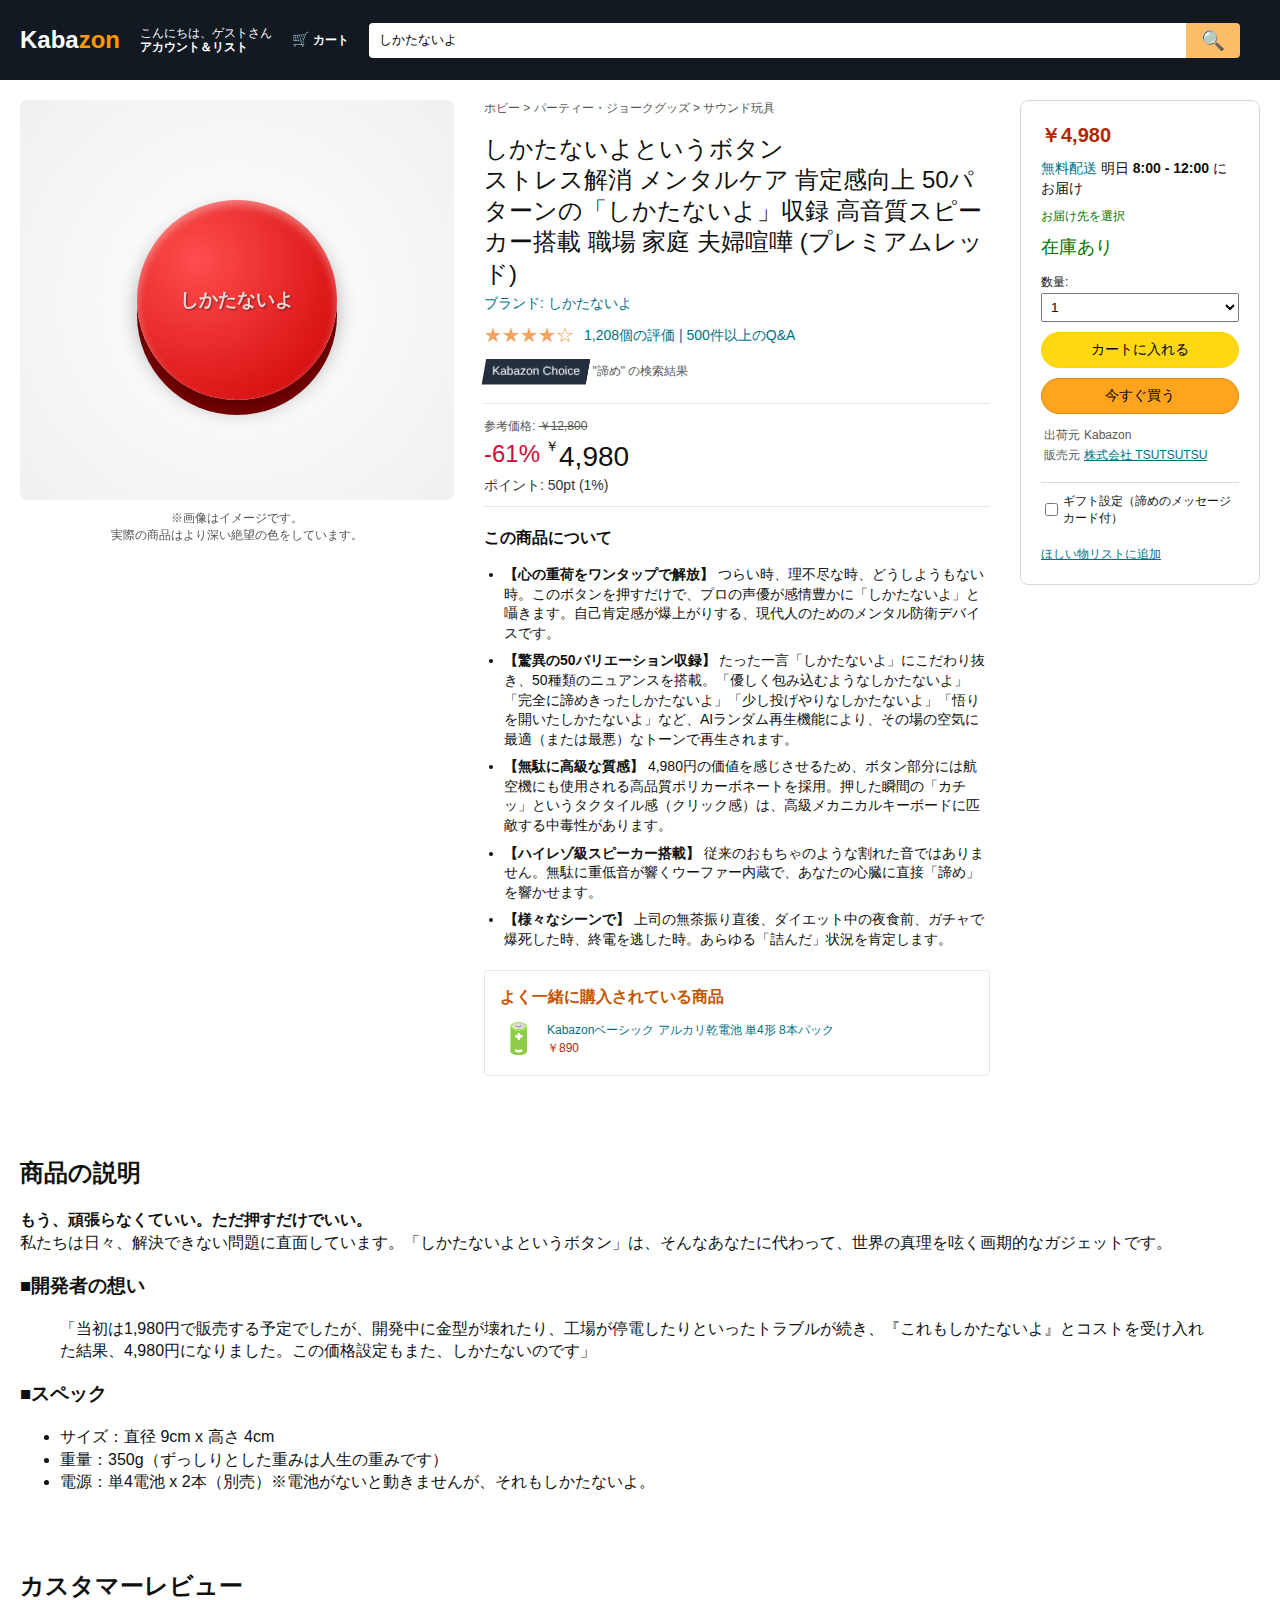
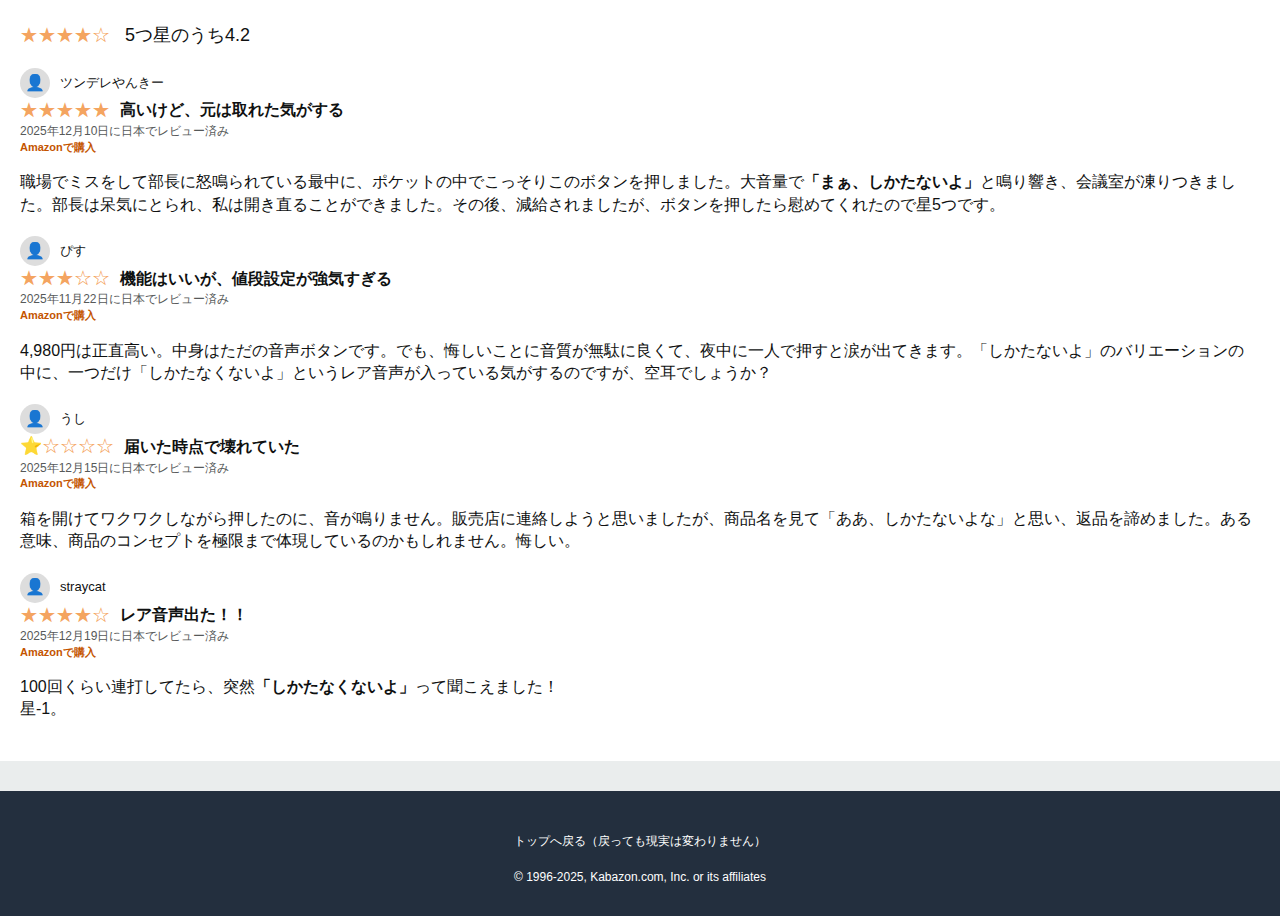
<file: index.html>
<!DOCTYPE html>
<html lang="ja">
<head>
    <meta charset="UTF-8">
    <meta name="viewport" content="width=device-width, initial-scale=1.0">
    <title>Kabazon | しかたないよというボタン</title>
    <link rel="icon" href="Gemini_Generated_Image_1l8ak01l8ak01l8a.jpg" type="image/jpeg">
    
    <style>
        :root {
            --bg-color: #ffffff;
            --text-color: #0F1111;
            --link-color: #007185;
            --price-color: #B12704;
            --star-color: #F4A460;
            --button-primary: #ffd814;
            --button-primary-hover: #f7ca00;
            --button-secondary: #ffa41c;
            --header-bg: #131921;
            --header-text: #ffffff;
        }

        body {
            font-family: "Amazon Ember", Arial, sans-serif;
            margin: 0;
            padding: 0;
            background-color: #eaeded;
            color: var(--text-color);
            line-height: 1.4;
        }

        /* ヘッダー */
        header {
            background-color: var(--header-bg);
            color: var(--header-text);
            padding: 10px 20px;
            display: flex;
            align-items: center;
            flex-wrap: wrap;
            min-height: 60px;
        }
        .logo {
            font-size: 24px;
            font-weight: bold;
            margin-right: 20px;
            cursor: pointer;
            white-space: nowrap;
        }
        .logo span { color: #f90; }
        
        .search-bar {
            flex-grow: 1;
            display: flex;
            margin: 0 20px;
        }
        .search-input {
            width: 100%;
            padding: 10px;
            border-radius: 4px 0 0 4px;
            border: none;
            outline: none;
        }
        .search-btn {
            background-color: #febd69;
            border: none;
            padding: 0 15px;
            border-radius: 0 4px 4px 0;
            cursor: pointer;
            font-weight: bold;
            font-size: 1.2rem;
        }

        .header-nav {
            display: flex;
            align-items: center;
            font-size: 12px;
            white-space: nowrap;
        }
        .cart-icon {
            margin-left: 20px;
            font-weight: bold;
            font-size: 14px;
        }

        /* メインコンテンツ */
        .container {
            max-width: 1500px;
            margin: 0 auto;
            background-color: #fff;
            padding: 20px;
            display: flex;
            gap: 30px;
            box-sizing: border-box;
        }

        /* 左カラム：画像エリア */
        .left-col {
            flex: 0 0 35%;
            display: flex;
            flex-direction: column;
            align-items: center;
            position: sticky;
            top: 20px;
            align-self: flex-start;
        }
        .product-image-placeholder {
            width: 100%;
            height: 400px;
            display: flex;
            justify-content: center;
            align-items: center;
            background: radial-gradient(circle, #fff, #f0f0f0);
            border-radius: 8px;
        }
        
        /* CSSで描く「しかたないよボタン」 */
        .the-button {
            width: 200px;
            height: 200px;
            background: radial-gradient(circle at 30% 30%, #ff4d4d, #cc0000);
            border-radius: 50%;
            box-shadow: 
                0 10px 20px rgba(0,0,0,0.3),
                inset 0 5px 10px rgba(255,255,255,0.4),
                0 15px 0 #800000;
            display: flex;
            justify-content: center;
            align-items: center;
            position: relative;
            cursor: pointer;
            transition: transform 0.1s, box-shadow 0.1s;
            user-select: none;
            -webkit-tap-highlight-color: transparent;
        }
        
        .the-button.active-anim {
            animation: pushButton 0.2s ease-out forwards;
        }

        @keyframes pushButton {
            0% { transform: translateY(0); box-shadow: 0 15px 0 #800000, 0 10px 20px rgba(0,0,0,0.3); }
            50% { transform: translateY(15px); box-shadow: 0 0 0 #800000, 0 0 5px rgba(0,0,0,0.3); }
            100% { transform: translateY(0); box-shadow: 0 15px 0 #800000, 0 10px 20px rgba(0,0,0,0.3); }
        }

        .the-button:active {
            transform: translateY(15px);
            box-shadow: 
                0 5px 10px rgba(0,0,0,0.3),
                inset 0 5px 10px rgba(255,255,255,0.4),
                0 0 0 #800000;
        }

        .button-text {
            color: rgba(255,255,255,0.8);
            font-weight: bold;
            font-size: 1.2rem;
            text-align: center;
            text-shadow: 1px 1px 2px rgba(0,0,0,0.5);
            pointer-events: none;
        }

        /* 中央カラム：商品情報 */
        .center-col {
            flex: 1;
            min-width: 0;
        }
        .breadcrumb {
            font-size: 12px;
            color: #565959;
            margin-bottom: 10px;
            word-wrap: break-word;
        }
        h1 {
            font-size: 24px;
            font-weight: 500;
            margin-bottom: 5px;
            line-height: 1.3;
        }
        .brand-link {
            color: var(--link-color);
            text-decoration: none;
            font-size: 14px;
        }
        .rating {
            display: flex;
            align-items: center;
            margin: 10px 0;
            font-size: 14px;
            flex-wrap: wrap;
        }
        .stars { color: var(--star-color); font-size: 18px; margin-right: 5px;}
        .rating-count { color: var(--link-color); margin-left: 5px; }

        .price-block {
            border-top: 1px solid #e7e7e7;
            border-bottom: 1px solid #e7e7e7;
            padding: 10px 0;
            margin: 10px 0;
        }
        .price-symbol { font-size: 14px; vertical-align: top; }
        .price-whole { font-size: 28px; font-weight: 500; }
        .price-fraction { font-size: 14px; vertical-align: top; }
        .points-info { font-size: 14px; color: #333; }

        .about-item {
            margin-top: 20px;
        }
        .about-item h3 {
            font-size: 16px;
            margin-bottom: 10px;
        }
        .about-item ul {
            padding-left: 20px;
        }
        .about-item li {
            margin-bottom: 8px;
            font-size: 14px;
        }

        /* 右カラム：購入ボックス */
        .right-col {
            flex: 0 0 240px;
        }
        .buy-box {
            border: 1px solid #d5d9d9;
            border-radius: 8px;
            padding: 20px;
            background-color: #fff;
        }
        .price-large {
            color: var(--price-color);
            font-size: 20px;
            font-weight: bold;
        }
        .delivery-info {
            font-size: 14px;
            margin: 10px 0;
        }
        .stock-status {
            color: #007600;
            font-size: 18px;
            font-weight: 500;
            margin-bottom: 10px;
        }
        .btn-add-cart, .btn-buy-now {
            display: block;
            width: 100%;
            padding: 8px;
            margin-bottom: 10px;
            border-radius: 20px;
            border: 1px solid;
            cursor: pointer;
            font-size: 14px;
            text-align: center;
        }
        .btn-add-cart {
            background-color: var(--button-primary);
            border-color: #fcd200;
        }
        .btn-add-cart:hover { background-color: var(--button-primary-hover); }
        .btn-buy-now {
            background-color: var(--button-secondary);
            border-color: #d58e12;
        }
        .seller-info {
            font-size: 12px;
            color: #565959;
            margin-top: 10px;
        }

        /* コンテンツセクション */
        .content-section {
            background-color: #fff;
            padding: 20px;
            margin-top: 20px;
            border-top: 1px solid #e7e7e7;
        }
        .review-card {
            margin-bottom: 20px;
        }
        .review-title { font-weight: bold; }
        .review-date { font-size: 12px; color: #565959; }
        .verified-purchase { color: #c45500; font-size: 11px; font-weight: bold; }
        
        .choice-badge {
            background-color: #232f3e;
            color: #fff;
            padding: 4px 8px;
            font-size: 12px;
            display: inline-block;
            transform: skew(-10deg);
            margin-bottom: 10px;
        }
        .choice-text { display: inline-block; transform: skew(10deg); }

        .frequently-bought {
            margin: 20px 0;
            padding: 15px;
            border: 1px solid #e7e7e7;
            border-radius: 4px;
        }

        @media (max-width: 768px) {
            header { padding: 10px; }
            .search-bar { order: 3; width: 100%; margin: 10px 0 0 0; }
            .logo { flex-grow: 1; }
            .header-nav { justify-content: flex-end; }
            .container { flex-direction: column; padding: 15px; gap: 15px; }
            .left-col, .right-col, .center-col { flex: auto; width: 100%; position: static; }
            .product-image-placeholder { height: 300px; }
            h1 { font-size: 20px; }
            .price-whole { font-size: 24px; }
            .review-card { padding-bottom: 15px; border-bottom: 1px solid #eee; }
        }
    </style>
</head>
<body>

<header>
    <div class="logo">Kaba<span>zon</span></div>
    
    <div class="header-nav">
        <div style="font-size: 12px; line-height: 1.2;">
            <div>こんにちは、ゲストさん</div>
            <strong>アカウント＆リスト</strong>
        </div>
        <div class="cart-icon">
            🛒 <span style="font-size:12px;">カート</span>
        </div>
    </div>

    <div class="search-bar">
        <input type="text" class="search-input" value="しかたないよ" placeholder="検索">
        <button class="search-btn">🔍</button>
    </div>
</header>

<div class="container">
    <div class="left-col">
        <div class="product-image-placeholder">
            <div id="shikatanaiyo-btn" class="the-button" title="クリックして諦めよう">
                <div class="button-text">しかたないよ</div>
            </div>
        </div>
        <p style="font-size:12px; color:#555; text-align:center; margin-top:10px;">※画像はイメージです。<br>実際の商品はより深い絶望の色をしています。</p>
    </div>

    <div class="center-col">
        <div class="breadcrumb">ホビー > パーティー・ジョークグッズ > サウンド玩具</div>
        
        <h1>しかたないよというボタン<br> ストレス解消 メンタルケア 肯定感向上 50パターンの「しかたないよ」収録 高音質スピーカー搭載 職場 家庭 夫婦喧嘩 (プレミアムレッド)</h1>
        
        <div class="brand-link">ブランド: しかたないよ</div>
        
        <div class="rating">
            <span class="stars">★★★★☆</span>
            <span class="rating-count">1,208個の評価 | 500件以上のQ&A</span>
        </div>
        
        <div class="choice-badge">
            <span class="choice-text">Kabazon Choice</span>
        </div>
        <span style="font-size:12px; color:#565959;">"諦め" の検索結果</span>

        <div class="price-block">
            <span style="font-size:12px; color:#565959;">参考価格: <s>￥12,800</s></span><br>
            <div style="display:flex; align-items:flex-start;">
                <span style="color:#cc0c39; font-size:24px; margin-right:5px;">-61%</span>
                <sup class="price-symbol">￥</sup>
                <span class="price-whole">4,980</span>
                <span class="price-fraction"></span>
            </div>
            <div class="points-info">ポイント: 50pt (1%)</div>
        </div>

        <div class="about-item">
            <h3>この商品について</h3>
            <ul>
                <li><strong>【心の重荷をワンタップで解放】</strong> つらい時、理不尽な時、どうしようもない時。このボタンを押すだけで、プロの声優が感情豊かに「しかたないよ」と囁きます。自己肯定感が爆上がりする、現代人のためのメンタル防衛デバイスです。</li>
                <li><strong>【驚異の50バリエーション収録】</strong> たった一言「しかたないよ」にこだわり抜き、50種類のニュアンスを搭載。「優しく包み込むようなしかたないよ」「完全に諦めきったしかたないよ」「少し投げやりなしかたないよ」「悟りを開いたしかたないよ」など、AIランダム再生機能により、その場の空気に最適（または最悪）なトーンで再生されます。</li>
                <li><strong>【無駄に高級な質感】</strong> 4,980円の価値を感じさせるため、ボタン部分には航空機にも使用される高品質ポリカーボネートを採用。押した瞬間の「カチッ」というタクタイル感（クリック感）は、高級メカニカルキーボードに匹敵する中毒性があります。</li>
                <li><strong>【ハイレゾ級スピーカー搭載】</strong> 従来のおもちゃのような割れた音ではありません。無駄に重低音が響くウーファー内蔵で、あなたの心臓に直接「諦め」を響かせます。</li>
                <li><strong>【様々なシーンで】</strong> 上司の無茶振り直後、ダイエット中の夜食前、ガチャで爆死した時、終電を逃した時。あらゆる「詰んだ」状況を肯定します。</li>
            </ul>
        </div>

        <div class="frequently-bought">
            <strong style="color:#c45500;">よく一緒に購入されている商品</strong>
            <div style="display:flex; align-items:center; margin-top:10px;">
                <div style="font-size:30px; margin-right:10px;">🔋</div>
                <div style="font-size:12px; line-height:1.5;">
                    <span style="color:#007185;">Kabazonベーシック アルカリ乾電池 単4形 8本パック</span><br>
                    <span style="color:#B12704;">￥890</span>
                </div>
            </div>
        </div>
    </div>

    <div class="right-col">
        <div class="buy-box">
            <div class="price-large">￥4,980</div>
            <div class="delivery-info">
                <a href="#" style="color: #007185; text-decoration: none;">無料配送</a> 明日 <strong>8:00 - 12:00</strong> にお届け
            </div>
            <div style="font-size:12px; color:#007600; margin-bottom:10px;">お届け先を選択</div>
            <div class="stock-status">在庫あり</div>
            
            <form>
                <label style="font-size:12px;">数量: </label>
                <select style="margin-bottom:10px; width: 100%; padding: 5px;">
                    <option>1</option>
                    <option>2</option>
                    <option>3</option>
                    <option>50 (業務用)</option>
                </select>
                <button type="button" class="btn-add-cart">カートに入れる</button>
                <button type="button" class="btn-buy-now">今すぐ買う</button>
            </form>

            <div class="seller-info">
                <table>
                    <tr><td>出荷元</td><td>Kabazon</td></tr>
                    <tr><td>販売元</td><td><a href="#" style="color:#007185;">株式会社 TSUTSUTSU</a></td></tr>
                </table>
            </div>
            
            <div style="margin-top:15px; border-top:1px solid #ddd; padding-top:10px;">
                <label style="font-size:12px; display:flex; align-items:center;">
                    <input type="checkbox" style="margin-right: 5px;"> 
                    ギフト設定（諦めのメッセージカード付）
                </label>
            </div>
            <div style="margin-top:15px;">
                <a href="#" style="color:#007185; font-size:12px;">ほしい物リストに追加</a>
            </div>
        </div>
    </div>
</div>

<div class="container" style="display:block;">
    <h2>商品の説明</h2>
    <p><strong>もう、頑張らなくていい。ただ押すだけでいい。</strong><br>
    私たちは日々、解決できない問題に直面しています。「しかたないよというボタン」は、そんなあなたに代わって、世界の真理を呟く画期的なガジェットです。</p>
    
    <h3>■開発者の想い</h3>
    <blockquote>
        「当初は1,980円で販売する予定でしたが、開発中に金型が壊れたり、工場が停電したりといったトラブルが続き、『これもしかたないよ』とコストを受け入れた結果、4,980円になりました。この価格設定もまた、しかたないのです」
    </blockquote>

    <h3>■スペック</h3>
    <ul>
        <li>サイズ：直径 9cm x 高さ 4cm</li>
        <li>重量：350g（ずっしりとした重みは人生の重みです）</li>
        <li>電源：単4電池 x 2本（別売）※電池がないと動きませんが、それもしかたないよ。</li>
    </ul>
</div>

<div class="container" style="display:block;">
    <h2>カスタマーレビュー</h2>
    <div style="display:flex; align-items:center; margin-bottom:20px;">
        <span class="stars">★★★★☆</span>
        <span style="font-size:18px; margin-left:10px;">5つ星のうち4.2</span>
    </div>

    <div class="review-card">
        <div style="display:flex; align-items:center;">
            <div style="width:30px; height:30px; background:#ddd; border-radius:50%; margin-right:10px; display:flex; justify-content:center; align-items:center;">👤</div>
            <span style="font-size:13px;">ツンデレやんきー</span>
        </div>
        <div style="display:flex; align-items:center;">
            <span class="stars">★★★★★</span>
            <span class="review-title" style="margin-left:5px;">高いけど、元は取れた気がする</span>
        </div>
        <div class="review-date">2025年12月10日に日本でレビュー済み</div>
        <div class="verified-purchase">Amazonで購入</div>
        <p>職場でミスをして部長に怒鳴られている最中に、ポケットの中でこっそりこのボタンを押しました。大音量で<strong>「まぁ、しかたないよ」</strong>と鳴り響き、会議室が凍りつきました。部長は呆気にとられ、私は開き直ることができました。その後、減給されましたが、ボタンを押したら慰めてくれたので星5つです。</p>
    </div>

    <div class="review-card">
        <div style="display:flex; align-items:center;">
            <div style="width:30px; height:30px; background:#ddd; border-radius:50%; margin-right:10px; display:flex; justify-content:center; align-items:center;">👤</div>
            <span style="font-size:13px;">ぴす</span>
        </div>
        <div style="display:flex; align-items:center;">
            <span class="stars">★★★☆☆</span>
            <span class="review-title" style="margin-left:5px;">機能はいいが、値段設定が強気すぎる</span>
        </div>
        <div class="review-date">2025年11月22日に日本でレビュー済み</div>
        <div class="verified-purchase">Amazonで購入</div>
        <p>4,980円は正直高い。中身はただの音声ボタンです。でも、悔しいことに音質が無駄に良くて、夜中に一人で押すと涙が出てきます。「しかたないよ」のバリエーションの中に、一つだけ「しかたなくないよ」というレア音声が入っている気がするのですが、空耳でしょうか？</p>
    </div>

    <div class="review-card">
        <div style="display:flex; align-items:center;">
            <div style="width:30px; height:30px; background:#ddd; border-radius:50%; margin-right:10px; display:flex; justify-content:center; align-items:center;">👤</div>
            <span style="font-size:13px;">うし</span>
        </div>
        <div style="display:flex; align-items:center;">
            <span class="stars">⭐☆☆☆☆</span>
            <span class="review-title" style="margin-left:5px;">届いた時点で壊れていた</span>
        </div>
        <div class="review-date">2025年12月15日に日本でレビュー済み</div>
        <div class="verified-purchase">Amazonで購入</div>
        <p>箱を開けてワクワクしながら押したのに、音が鳴りません。販売店に連絡しようと思いましたが、商品名を見て「ああ、しかたないよな」と思い、返品を諦めました。ある意味、商品のコンセプトを極限まで体現しているのかもしれません。悔しい。</p>
    </div>
    
    <div class="review-card">
        <div style="display:flex; align-items:center;">
            <div style="width:30px; height:30px; background:#ddd; border-radius:50%; margin-right:10px; display:flex; justify-content:center; align-items:center;">👤</div>
            <span style="font-size:13px;">straycat</span>
        </div>
        <div style="display:flex; align-items:center;">
            <span class="stars">★★★★☆</span>
            <span class="review-title" style="margin-left:5px;">レア音声出た！！</span>
        </div>
        <div class="review-date">2025年12月19日に日本でレビュー済み</div>
        <div class="verified-purchase">Amazonで購入</div>
        <p>100回くらい連打してたら、突然<strong>「しかたなくないよ」</strong>って聞こえました！<br>星-1。</p>
    </div>
</div>

<footer style="background-color:#232f3e; color:#fff; text-align:center; padding:30px; margin-top:30px; font-size:12px;">
    <p>トップへ戻る（戻っても現実は変わりません）</p>
    <div style="margin-top:20px;">
        © 1996-2025, Kabazon.com, Inc. or its affiliates
    </div>
</footer>

<script>
    document.addEventListener('DOMContentLoaded', function() {
        const btn = document.getElementById('shikatanaiyo-btn');
        
        // 再生する音声ファイルのリスト
        const audioFiles = [
            'ElevenLabs_2025-12-19T13_48_55.mp3',
            'ElevenLabs_2025-12-19T13_48_28.mp3',
            'ElevenLabs_2025-12-19T12_11_50.mp3',
            'ElevenLabs_2025-12-19T12_11_51.mp3',
            '6938413120530816.mp3',
            '6938413120530363.mp3',
            'ElevenLabs_2025-12-19T13_49_43_Sam - Support Agent_pvc_sp92_s26_sb21_v3.mp3'
        ];

        let currentAudio = null; // 現在再生中のAudioオブジェクトを保持

        btn.addEventListener('click', function() {
            // アニメーション再生（リフローを発生させて再トリガー）
            btn.classList.remove('active-anim');
            void btn.offsetWidth;
            btn.classList.add('active-anim');

            // ランダムにファイルを選択
            const randomFile = audioFiles[Math.floor(Math.random() * audioFiles.length)];

            // 前の音声が再生中なら止める
            if (currentAudio) {
                currentAudio.pause();
                currentAudio.currentTime = 0;
            }

            // 新しい音声を作成して再生
            currentAudio = new Audio(randomFile);
            currentAudio.play().catch(error => {
                console.log('音声再生エラー: 自動再生ポリシーによりブロックされた可能性があります。', error);
            });
            
            console.log('再生中:', randomFile); // デバッグ用：何が選ばれたかコンソールに出力
        });
    });
</script>

</body>
</html>
</file>
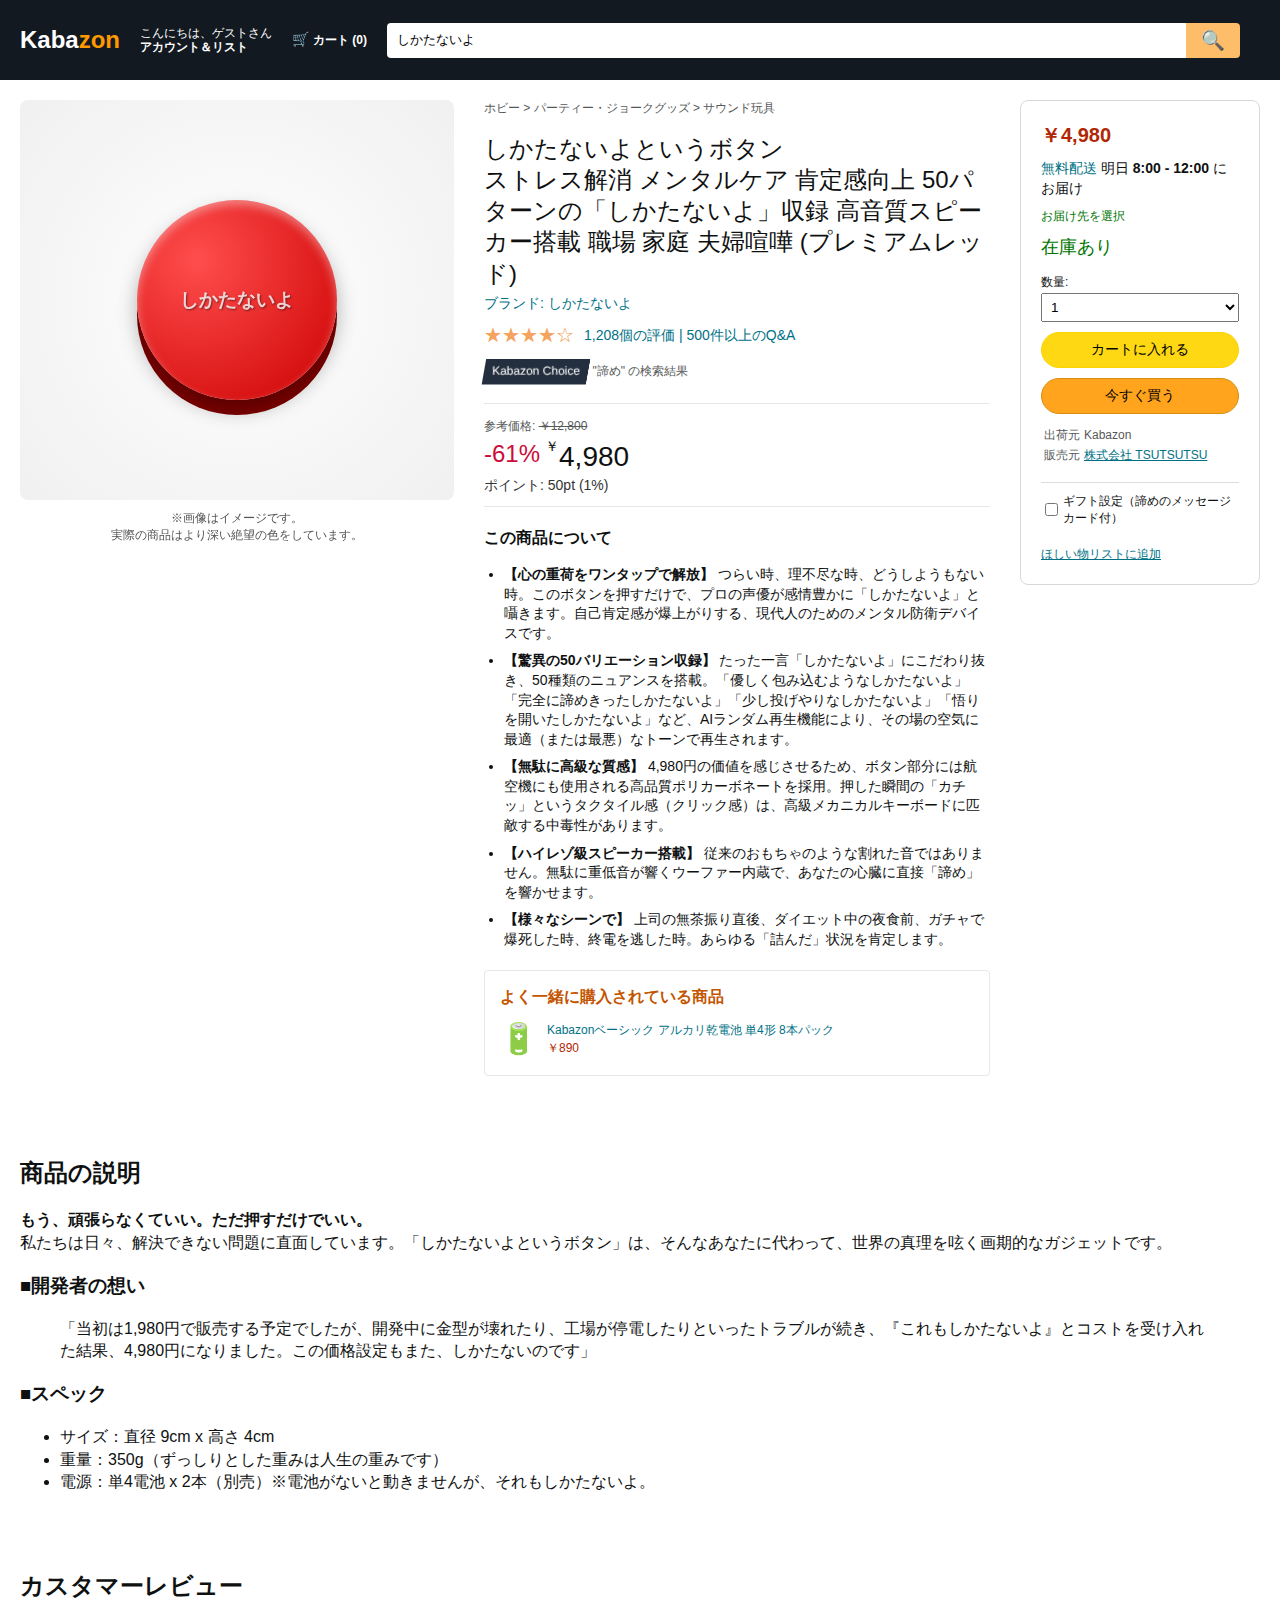
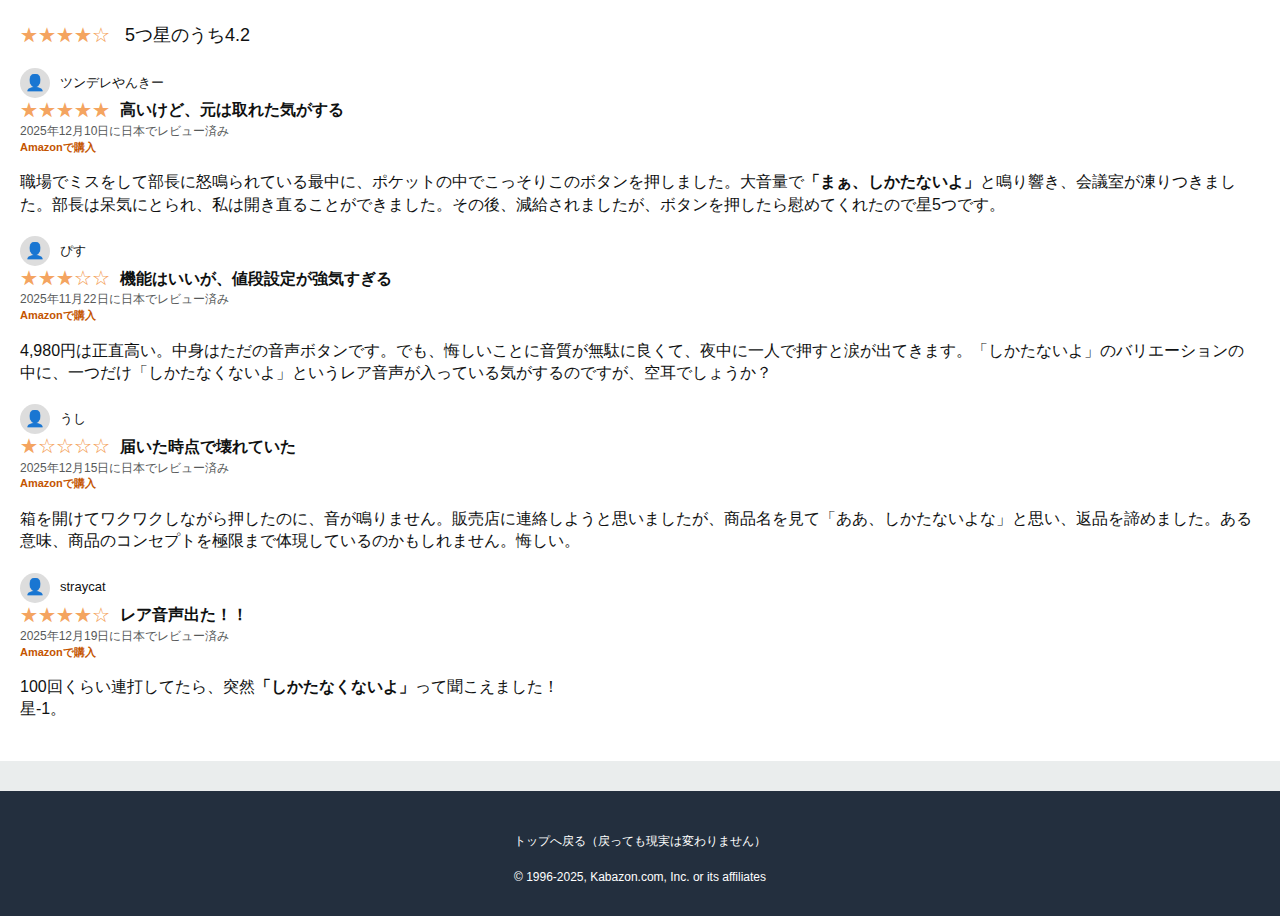
<file: kabazon/index.html>
<!DOCTYPE html>
<html lang="ja">
<head>
    <meta charset="UTF-8">
    <meta name="viewport" content="width=device-width, initial-scale=1.0">
    <title>Kabazon | しかたないよというボタン</title>
    <link rel="icon" href="img/logo.jpg" type="image/jpeg">
    
    <style>
        :root {
            --bg-color: #ffffff;
            --text-color: #0F1111;
            --link-color: #007185;
            --price-color: #B12704;
            --star-color: #F4A460;
            --button-primary: #ffd814;
            --button-primary-hover: #f7ca00;
            --button-secondary: #ffa41c;
            --header-bg: #131921;
            --header-text: #ffffff;
        }

        body {
            font-family: "Amazon Ember", Arial, sans-serif;
            margin: 0;
            padding: 0;
            background-color: #eaeded;
            color: var(--text-color);
            line-height: 1.4;
        }

        /* ヘッダー */
        header {
            background-color: var(--header-bg);
            color: var(--header-text);
            padding: 10px 20px;
            display: flex;
            align-items: center;
            flex-wrap: wrap;
            min-height: 60px;
        }
        .logo {
            font-size: 24px;
            font-weight: bold;
            margin-right: 20px;
            cursor: pointer;
            white-space: nowrap;
        }
        .logo span { color: #f90; }
        
        .search-bar {
            flex-grow: 1;
            display: flex;
            margin: 0 20px;
        }
        .search-input {
            width: 100%;
            padding: 10px;
            border-radius: 4px 0 0 4px;
            border: none;
            outline: none;
        }
        .search-btn {
            background-color: #febd69;
            border: none;
            padding: 0 15px;
            border-radius: 0 4px 4px 0;
            cursor: pointer;
            font-weight: bold;
            font-size: 1.2rem;
        }

        .header-nav {
            display: flex;
            align-items: center;
            font-size: 12px;
            white-space: nowrap;
        }
        .cart-icon {
            margin-left: 20px;
            font-weight: bold;
            font-size: 14px;
            cursor: pointer;
        }

        /* メインコンテンツ */
        .container {
            max-width: 1500px;
            margin: 0 auto;
            background-color: #fff;
            padding: 20px;
            display: flex;
            gap: 30px;
            box-sizing: border-box;
        }

        /* 左カラム：画像エリア */
        .left-col {
            flex: 0 0 35%;
            display: flex;
            flex-direction: column;
            align-items: center;
            position: sticky;
            top: 20px;
            align-self: flex-start;
        }
        .product-image-placeholder {
            width: 100%;
            height: 400px;
            display: flex;
            justify-content: center;
            align-items: center;
            background: radial-gradient(circle, #fff, #f0f0f0);
            border-radius: 8px;
        }
        
        /* CSSで描く「しかたないよボタン」 */
        .the-button {
            width: 200px;
            height: 200px;
            background: radial-gradient(circle at 30% 30%, #ff4d4d, #cc0000);
            border-radius: 50%;
            box-shadow: 
                0 10px 20px rgba(0,0,0,0.3),
                inset 0 5px 10px rgba(255,255,255,0.4),
                0 15px 0 #800000;
            display: flex;
            justify-content: center;
            align-items: center;
            position: relative;
            cursor: pointer;
            transition: transform 0.1s, box-shadow 0.1s;
            user-select: none;
            -webkit-tap-highlight-color: transparent;
        }
        
        .the-button.active-anim {
            animation: pushButton 0.2s ease-out forwards;
        }

        @keyframes pushButton {
            0% { transform: translateY(0); box-shadow: 0 15px 0 #800000, 0 10px 20px rgba(0,0,0,0.3); }
            50% { transform: translateY(15px); box-shadow: 0 0 0 #800000, 0 0 5px rgba(0,0,0,0.3); }
            100% { transform: translateY(0); box-shadow: 0 15px 0 #800000, 0 10px 20px rgba(0,0,0,0.3); }
        }

        .the-button:active {
            transform: translateY(15px);
            box-shadow: 
                0 5px 10px rgba(0,0,0,0.3),
                inset 0 5px 10px rgba(255,255,255,0.4),
                0 0 0 #800000;
        }

        .button-text {
            color: rgba(255,255,255,0.8);
            font-weight: bold;
            font-size: 1.2rem;
            text-align: center;
            text-shadow: 1px 1px 2px rgba(0,0,0,0.5);
            pointer-events: none;
        }

        /* 中央カラム：商品情報 */
        .center-col {
            flex: 1;
            min-width: 0;
        }
        .breadcrumb {
            font-size: 12px;
            color: #565959;
            margin-bottom: 10px;
            word-wrap: break-word;
        }
        h1 {
            font-size: 24px;
            font-weight: 500;
            margin-bottom: 5px;
            line-height: 1.3;
        }
        .brand-link {
            color: var(--link-color);
            text-decoration: none;
            font-size: 14px;
        }
        .rating {
            display: flex;
            align-items: center;
            margin: 10px 0;
            font-size: 14px;
            flex-wrap: wrap;
        }
        .stars { color: var(--star-color); font-size: 18px; margin-right: 5px;}
        .rating-count { color: var(--link-color); margin-left: 5px; }

        .price-block {
            border-top: 1px solid #e7e7e7;
            border-bottom: 1px solid #e7e7e7;
            padding: 10px 0;
            margin: 10px 0;
        }
        .price-symbol { font-size: 14px; vertical-align: top; }
        .price-whole { font-size: 28px; font-weight: 500; }
        .price-fraction { font-size: 14px; vertical-align: top; }
        .points-info { font-size: 14px; color: #333; }

        .about-item {
            margin-top: 20px;
        }
        .about-item h3 {
            font-size: 16px;
            margin-bottom: 10px;
        }
        .about-item ul {
            padding-left: 20px;
        }
        .about-item li {
            margin-bottom: 8px;
            font-size: 14px;
        }

        /* 右カラム：購入ボックス */
        .right-col {
            flex: 0 0 240px;
        }
        .buy-box {
            border: 1px solid #d5d9d9;
            border-radius: 8px;
            padding: 20px;
            background-color: #fff;
        }
        .price-large {
            color: var(--price-color);
            font-size: 20px;
            font-weight: bold;
        }
        .delivery-info {
            font-size: 14px;
            margin: 10px 0;
        }
        .stock-status {
            color: #007600;
            font-size: 18px;
            font-weight: 500;
            margin-bottom: 10px;
        }
        .btn-add-cart, .btn-buy-now {
            display: block;
            width: 100%;
            padding: 8px;
            margin-bottom: 10px;
            border-radius: 20px;
            border: 1px solid;
            cursor: pointer;
            font-size: 14px;
            text-align: center;
        }
        .btn-add-cart {
            background-color: var(--button-primary);
            border-color: #fcd200;
        }
        .btn-add-cart:hover { background-color: var(--button-primary-hover); }
        .btn-buy-now {
            background-color: var(--button-secondary);
            border-color: #d58e12;
        }
        .seller-info {
            font-size: 12px;
            color: #565959;
            margin-top: 10px;
        }

        /* コンテンツセクション */
        .content-section {
            background-color: #fff;
            padding: 20px;
            margin-top: 20px;
            border-top: 1px solid #e7e7e7;
        }
        .review-card {
            margin-bottom: 20px;
        }
        .review-title { font-weight: bold; }
        .review-date { font-size: 12px; color: #565959; }
        .verified-purchase { color: #c45500; font-size: 11px; font-weight: bold; }
        
        .choice-badge {
            background-color: #232f3e;
            color: #fff;
            padding: 4px 8px;
            font-size: 12px;
            display: inline-block;
            transform: skew(-10deg);
            margin-bottom: 10px;
        }
        .choice-text { display: inline-block; transform: skew(10deg); }

        .frequently-bought {
            margin: 20px 0;
            padding: 15px;
            border: 1px solid #e7e7e7;
            border-radius: 4px;
        }

        @media (max-width: 768px) {
            header { padding: 10px; }
            .search-bar { order: 3; width: 100%; margin: 10px 0 0 0; }
            .logo { flex-grow: 1; }
            .header-nav { justify-content: flex-end; }
            .container { flex-direction: column; padding: 15px; gap: 15px; }
            .left-col, .right-col, .center-col { flex: auto; width: 100%; position: static; }
            .product-image-placeholder { height: 300px; }
            h1 { font-size: 20px; }
            .price-whole { font-size: 24px; }
            .review-card { padding-bottom: 15px; border-bottom: 1px solid #eee; }
        }
    </style>
</head>
<body>

<header>
    <div class="logo" onclick="location.href='home.html'">Kaba<span>zon</span></div>
    
    <div class="header-nav">
        <div style="font-size: 12px; line-height: 1.2;">
            <div>こんにちは、ゲストさん</div>
            <strong>アカウント＆リスト</strong>
        </div>
        <div class="cart-icon" onclick="location.href='cart.html'">
            🛒 <span style="font-size:12px;">カート (<span id="header-cart-count">0</span>)</span>
        </div>
    </div>

    <div class="search-bar">
        <input type="text" class="search-input" value="しかたないよ" placeholder="検索">
        <button class="search-btn">🔍</button>
    </div>
</header>

<div class="container">
    <div class="left-col">
        <div class="product-image-placeholder">
            <div id="shikatanaiyo-btn" class="the-button" title="クリックして諦めよう">
                <div class="button-text">しかたないよ</div>
            </div>
        </div>
        <p style="font-size:12px; color:#555; text-align:center; margin-top:10px;">※画像はイメージです。<br>実際の商品はより深い絶望の色をしています。</p>
    </div>

    <div class="center-col">
        <div class="breadcrumb">ホビー > パーティー・ジョークグッズ > サウンド玩具</div>
        
        <h1>しかたないよというボタン<br> ストレス解消 メンタルケア 肯定感向上 50パターンの「しかたないよ」収録 高音質スピーカー搭載 職場 家庭 夫婦喧嘩 (プレミアムレッド)</h1>
        
        <div class="brand-link">ブランド: しかたないよ</div>
        
        <div class="rating">
            <span class="stars">★★★★☆</span>
            <span class="rating-count">1,208個の評価 | 500件以上のQ&A</span>
        </div>
        
        <div class="choice-badge">
            <span class="choice-text">Kabazon Choice</span>
        </div>
        <span style="font-size:12px; color:#565959;">"諦め" の検索結果</span>

        <div class="price-block">
            <span style="font-size:12px; color:#565959;">参考価格: <s>￥12,800</s></span><br>
            <div style="display:flex; align-items:flex-start;">
                <span style="color:#cc0c39; font-size:24px; margin-right:5px;">-61%</span>
                <sup class="price-symbol">￥</sup>
                <span class="price-whole">4,980</span>
                <span class="price-fraction"></span>
            </div>
            <div class="points-info">ポイント: 50pt (1%)</div>
        </div>

        <div class="about-item">
            <h3>この商品について</h3>
            <ul>
                <li><strong>【心の重荷をワンタップで解放】</strong> つらい時、理不尽な時、どうしようもない時。このボタンを押すだけで、プロの声優が感情豊かに「しかたないよ」と囁きます。自己肯定感が爆上がりする、現代人のためのメンタル防衛デバイスです。</li>
                <li><strong>【驚異の50バリエーション収録】</strong> たった一言「しかたないよ」にこだわり抜き、50種類のニュアンスを搭載。「優しく包み込むようなしかたないよ」「完全に諦めきったしかたないよ」「少し投げやりなしかたないよ」「悟りを開いたしかたないよ」など、AIランダム再生機能により、その場の空気に最適（または最悪）なトーンで再生されます。</li>
                <li><strong>【無駄に高級な質感】</strong> 4,980円の価値を感じさせるため、ボタン部分には航空機にも使用される高品質ポリカーボネートを採用。押した瞬間の「カチッ」というタクタイル感（クリック感）は、高級メカニカルキーボードに匹敵する中毒性があります。</li>
                <li><strong>【ハイレゾ級スピーカー搭載】</strong> 従来のおもちゃのような割れた音ではありません。無駄に重低音が響くウーファー内蔵で、あなたの心臓に直接「諦め」を響かせます。</li>
                <li><strong>【様々なシーンで】</strong> 上司の無茶振り直後、ダイエット中の夜食前、ガチャで爆死した時、終電を逃した時。あらゆる「詰んだ」状況を肯定します。</li>
            </ul>
        </div>

        <div class="frequently-bought">
            <strong style="color:#c45500;">よく一緒に購入されている商品</strong>
            <div style="display:flex; align-items:center; margin-top:10px;">
                <div style="font-size:30px; margin-right:10px;">🔋</div>
                <div style="font-size:12px; line-height:1.5;">
                    <span style="color:#007185;">Kabazonベーシック アルカリ乾電池 単4形 8本パック</span><br>
                    <span style="color:#B12704;">￥890</span>
                </div>
            </div>
        </div>
    </div>

    <div class="right-col">
        <div class="buy-box">
            <div class="price-large">￥4,980</div>
            <div class="delivery-info">
                <a href="#" style="color: #007185; text-decoration: none;">無料配送</a> 明日 <strong>8:00 - 12:00</strong> にお届け
            </div>
            <div style="font-size:12px; color:#007600; margin-bottom:10px;">お届け先を選択</div>
            <div class="stock-status">在庫あり</div>
            
            <form>
                <label style="font-size:12px;">数量: </label>
                <select style="margin-bottom:10px; width: 100%; padding: 5px;">
                    <option>1</option>
                    <option>2</option>
                    <option>3</option>
                    <option>50 (業務用)</option>
                </select>
                <button type="button" class="btn-add-cart">カートに入れる</button>
                <button type="button" class="btn-buy-now">今すぐ買う</button>
            </form>

            <div class="seller-info">
                <table>
                    <tr><td>出荷元</td><td>Kabazon</td></tr>
                    <tr><td>販売元</td><td><a href="company.html" style="color:#007185;">株式会社 TSUTSUTSU</a></td></tr>
                </table>
            </div>
            
            <div style="margin-top:15px; border-top:1px solid #ddd; padding-top:10px;">
                <label style="font-size:12px; display:flex; align-items:center;">
                    <input type="checkbox" style="margin-right: 5px;"> 
                    ギフト設定（諦めのメッセージカード付）
                </label>
            </div>
            <div style="margin-top:15px;">
                <a href="#" style="color:#007185; font-size:12px;">ほしい物リストに追加</a>
            </div>
        </div>
    </div>
</div>

<div class="container" style="display:block;">
    <h2>商品の説明</h2>
    <p><strong>もう、頑張らなくていい。ただ押すだけでいい。</strong><br>
    私たちは日々、解決できない問題に直面しています。「しかたないよというボタン」は、そんなあなたに代わって、世界の真理を呟く画期的なガジェットです。</p>
    
    <h3>■開発者の想い</h3>
    <blockquote>
        「当初は1,980円で販売する予定でしたが、開発中に金型が壊れたり、工場が停電したりといったトラブルが続き、『これもしかたないよ』とコストを受け入れた結果、4,980円になりました。この価格設定もまた、しかたないのです」
    </blockquote>

    <h3>■スペック</h3>
    <ul>
        <li>サイズ：直径 9cm x 高さ 4cm</li>
        <li>重量：350g（ずっしりとした重みは人生の重みです）</li>
        <li>電源：単4電池 x 2本（別売）※電池がないと動きませんが、それもしかたないよ。</li>
    </ul>
</div>

<div class="container" style="display:block;">
    <h2>カスタマーレビュー</h2>
    <div style="display:flex; align-items:center; margin-bottom:20px;">
        <span class="stars">★★★★☆</span>
        <span style="font-size:18px; margin-left:10px;">5つ星のうち4.2</span>
    </div>

    <div class="review-card">
        <div style="display:flex; align-items:center;">
            <div style="width:30px; height:30px; background:#ddd; border-radius:50%; margin-right:10px; display:flex; justify-content:center; align-items:center;">👤</div>
            <span style="font-size:13px;">ツンデレやんきー</span>
        </div>
        <div style="display:flex; align-items:center;">
            <span class="stars">★★★★★</span>
            <span class="review-title" style="margin-left:5px;">高いけど、元は取れた気がする</span>
        </div>
        <div class="review-date">2025年12月10日に日本でレビュー済み</div>
        <div class="verified-purchase">Amazonで購入</div>
        <p>職場でミスをして部長に怒鳴られている最中に、ポケットの中でこっそりこのボタンを押しました。大音量で<strong>「まぁ、しかたないよ」</strong>と鳴り響き、会議室が凍りつきました。部長は呆気にとられ、私は開き直ることができました。その後、減給されましたが、ボタンを押したら慰めてくれたので星5つです。</p>
    </div>

    <div class="review-card">
        <div style="display:flex; align-items:center;">
            <div style="width:30px; height:30px; background:#ddd; border-radius:50%; margin-right:10px; display:flex; justify-content:center; align-items:center;">👤</div>
            <span style="font-size:13px;">ぴす</span>
        </div>
        <div style="display:flex; align-items:center;">
            <span class="stars">★★★☆☆</span>
            <span class="review-title" style="margin-left:5px;">機能はいいが、値段設定が強気すぎる</span>
        </div>
        <div class="review-date">2025年11月22日に日本でレビュー済み</div>
        <div class="verified-purchase">Amazonで購入</div>
        <p>4,980円は正直高い。中身はただの音声ボタンです。でも、悔しいことに音質が無駄に良くて、夜中に一人で押すと涙が出てきます。「しかたないよ」のバリエーションの中に、一つだけ「しかたなくないよ」というレア音声が入っている気がするのですが、空耳でしょうか？</p>
    </div>

    <div class="review-card">
        <div style="display:flex; align-items:center;">
            <div style="width:30px; height:30px; background:#ddd; border-radius:50%; margin-right:10px; display:flex; justify-content:center; align-items:center;">👤</div>
            <span style="font-size:13px;">うし</span>
        </div>
        <div style="display:flex; align-items:center;">
            <span class="stars">★☆☆☆☆</span>
            <span class="review-title" style="margin-left:5px;">届いた時点で壊れていた</span>
        </div>
        <div class="review-date">2025年12月15日に日本でレビュー済み</div>
        <div class="verified-purchase">Amazonで購入</div>
        <p>箱を開けてワクワクしながら押したのに、音が鳴りません。販売店に連絡しようと思いましたが、商品名を見て「ああ、しかたないよな」と思い、返品を諦めました。ある意味、商品のコンセプトを極限まで体現しているのかもしれません。悔しい。</p>
    </div>
    
    <div class="review-card">
        <div style="display:flex; align-items:center;">
            <div style="width:30px; height:30px; background:#ddd; border-radius:50%; margin-right:10px; display:flex; justify-content:center; align-items:center;">👤</div>
            <span style="font-size:13px;">straycat</span>
        </div>
        <div style="display:flex; align-items:center;">
            <span class="stars">★★★★☆</span>
            <span class="review-title" style="margin-left:5px;">レア音声出た！！</span>
        </div>
        <div class="review-date">2025年12月19日に日本でレビュー済み</div>
        <div class="verified-purchase">Amazonで購入</div>
        <p>100回くらい連打してたら、突然<strong>「しかたなくないよ」</strong>って聞こえました！<br>星-1。</p>
    </div>
</div>

<footer style="background-color:#232f3e; color:#fff; text-align:center; padding:30px; margin-top:30px; font-size:12px;">
    <p>トップへ戻る（戻っても現実は変わりません）</p>
    <div style="margin-top:20px;">
        © 1996-2025, Kabazon.com, Inc. or its affiliates
    </div>
</footer>

<script>
    // --- 商品ページ＆カート機能のスクリプト ---

    // カートの数を表示する関数（ページ読み込み時と更新時に使用）
    function updateHeaderCartCount() {
        const cart = JSON.parse(localStorage.getItem('kabazonCart')) || [];
        const el = document.getElementById('header-cart-count');
        if(el) el.innerText = cart.length;
    }

    // ページ読み込み時の初期化
    document.addEventListener('DOMContentLoaded', function() {
        // 1. カート数をヘッダーに表示
        updateHeaderCartCount();

        // 2. 音声ボタンの制御
        const btn = document.getElementById('shikatanaiyo-btn');
        const audioFiles = [
            'voice01/voice (7).mp3',
            'voice01/voice (1).mp3',
            'voice01/voice (2).mp3',
            'voice01/voice (3).mp3',
            'voice01/voice (4).mp3',
            'voice01/voice (5).mp3',
            'voice01/voice (6).mp3'
        ];
        let currentAudio = null;

        if(btn) {
            btn.addEventListener('click', function() {
                // アニメーション
                btn.classList.remove('active-anim');
                void btn.offsetWidth;
                btn.classList.add('active-anim');

                // 音声再生
                const randomFile = audioFiles[Math.floor(Math.random() * audioFiles.length)];
                if (currentAudio) {
                    currentAudio.pause();
                    currentAudio.currentTime = 0;
                }
                currentAudio = new Audio(randomFile);
                currentAudio.play().catch(error => {
                    console.log('音声再生エラー:', error);
                });
                console.log('再生中:', randomFile);
            });
        }

        // 3. 「カートに入れる」ボタンの動作
        const addToCartBtn = document.querySelector('.btn-add-cart');
        if (addToCartBtn) {
            addToCartBtn.addEventListener('click', function() {
                // 商品情報
                const product = {
                    name: '【令和最新版】しかたないよというボタン (プレミアムレッド)',
                    price: 4980,
                    imageEmoji: '🔴'
                };
                
                // localStorageに追加
                const cart = JSON.parse(localStorage.getItem('kabazonCart')) || [];
                cart.push(product);
                localStorage.setItem('kabazonCart', JSON.stringify(cart));
                
                // 表示更新
                updateHeaderCartCount();
                
                // ユーザーへ通知
                if(confirm('カートに追加しました。\nカートを確認しますか？')) {
                    location.href = 'cart.html';
                }
            });
        }
    });
</script>

</body>
</html>
</file>
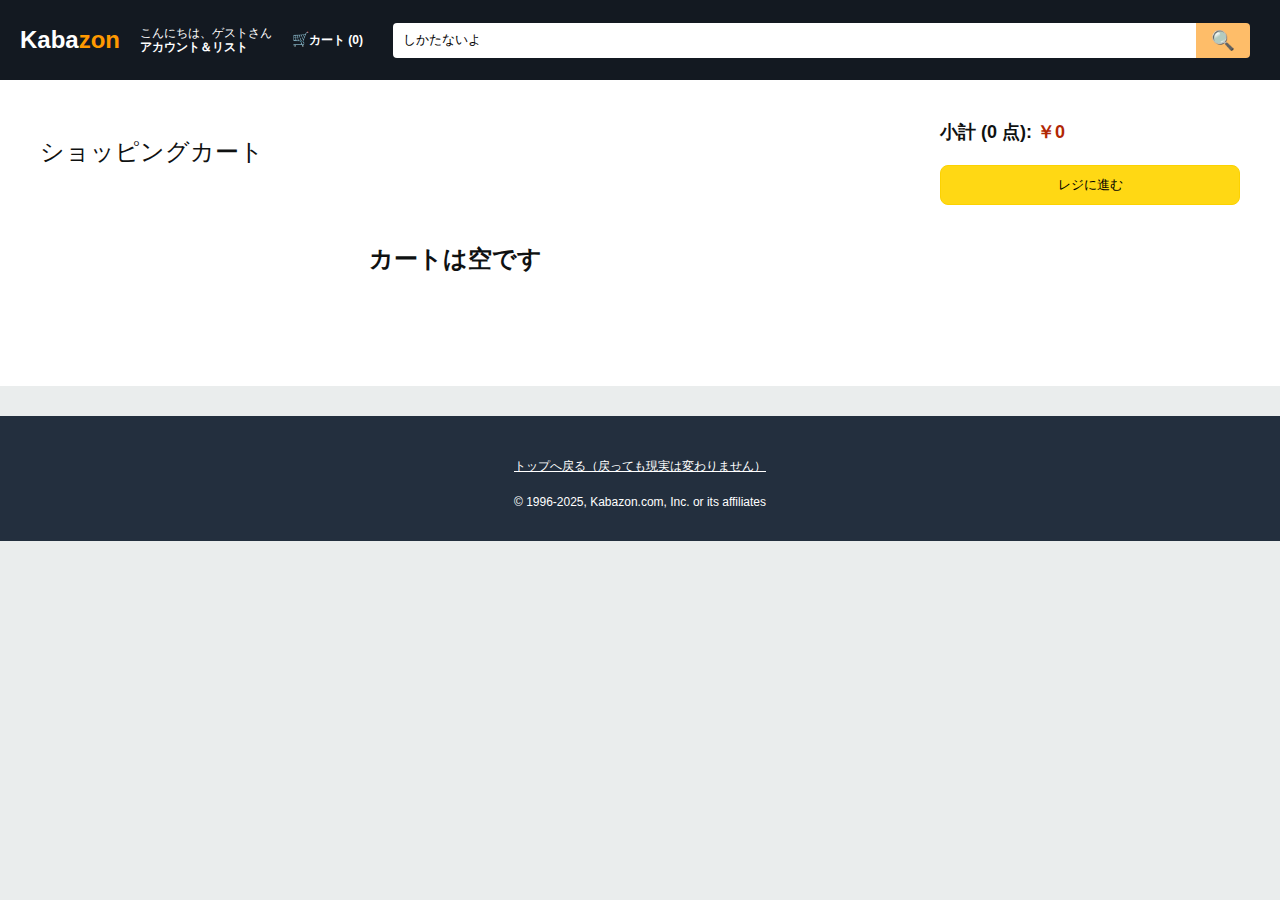
<file: kabazon/cart.html>
<!DOCTYPE html>
<html lang="ja">
<head>
    <meta charset="UTF-8">
    <meta name="viewport" content="width=device-width, initial-scale=1.0">
    <title>Kabazonカート</title>
    <link rel="icon" href="img/logo.jpg" type="image/jpeg">
    <link rel="stylesheet" href="style.css">
</head>
<body>

    <div id="common-header"></div>

    <div class="container">
        <div class="cart-main">
            <h1>ショッピングカート</h1>
            <div id="cart-list"></div>
        </div>
        <div class="cart-sidebar">
            <div class="subtotal" style="font-size:18px; font-weight:bold; margin-bottom:20px;">
                小計 (<span id="total-count">0</span> 点): <span style="color:#B12704;">￥<span id="total-price">0</span></span>
            </div>
            <button class="checkout-btn" onclick="alert('レジに進みます（嘘です）')">レジに進む</button>
        </div>
    </div>

    <div id="common-footer"></div>

    <script src="layout.js"></script>
    <script>
        document.addEventListener('DOMContentLoaded', renderCart);

        function renderCart() {
            const cart = JSON.parse(localStorage.getItem('kabazonCart')) || [];
            const list = document.getElementById('cart-list');
            list.innerHTML = '';
            let total = 0;

            if (cart.length === 0) {
                list.innerHTML = '<div style="text-align:center; padding:50px;"><h2>カートは空です</h2></div>';
            } else {
                cart.forEach((item, index) => {
                    total += parseInt(item.price);
                    list.innerHTML += `
                        <div class="cart-item">
                            <div class="item-image">${item.imageEmoji || '📦'}</div>
                            <div style="flex:1;">
                                <div style="font-weight:bold; color:#007185;">${item.name}</div>
                                <div style="color:#B12704; font-weight:bold;">￥${item.price.toLocaleString()}</div>
                                <button onclick="removeItem(${index})" style="color:#007185; border:none; background:none; cursor:pointer; text-decoration:underline;">削除</button>
                            </div>
                        </div>`;
                });
            }
            document.getElementById('total-count').innerText = cart.length;
            document.getElementById('total-price').innerText = total.toLocaleString();
        }

        function removeItem(index) {
            const cart = JSON.parse(localStorage.getItem('kabazonCart')) || [];
            cart.splice(index, 1);
            localStorage.setItem('kabazonCart', JSON.stringify(cart));
            renderCart();
            updateHeaderCartCount();
        }
    </script>
</body>
</html>
</file>
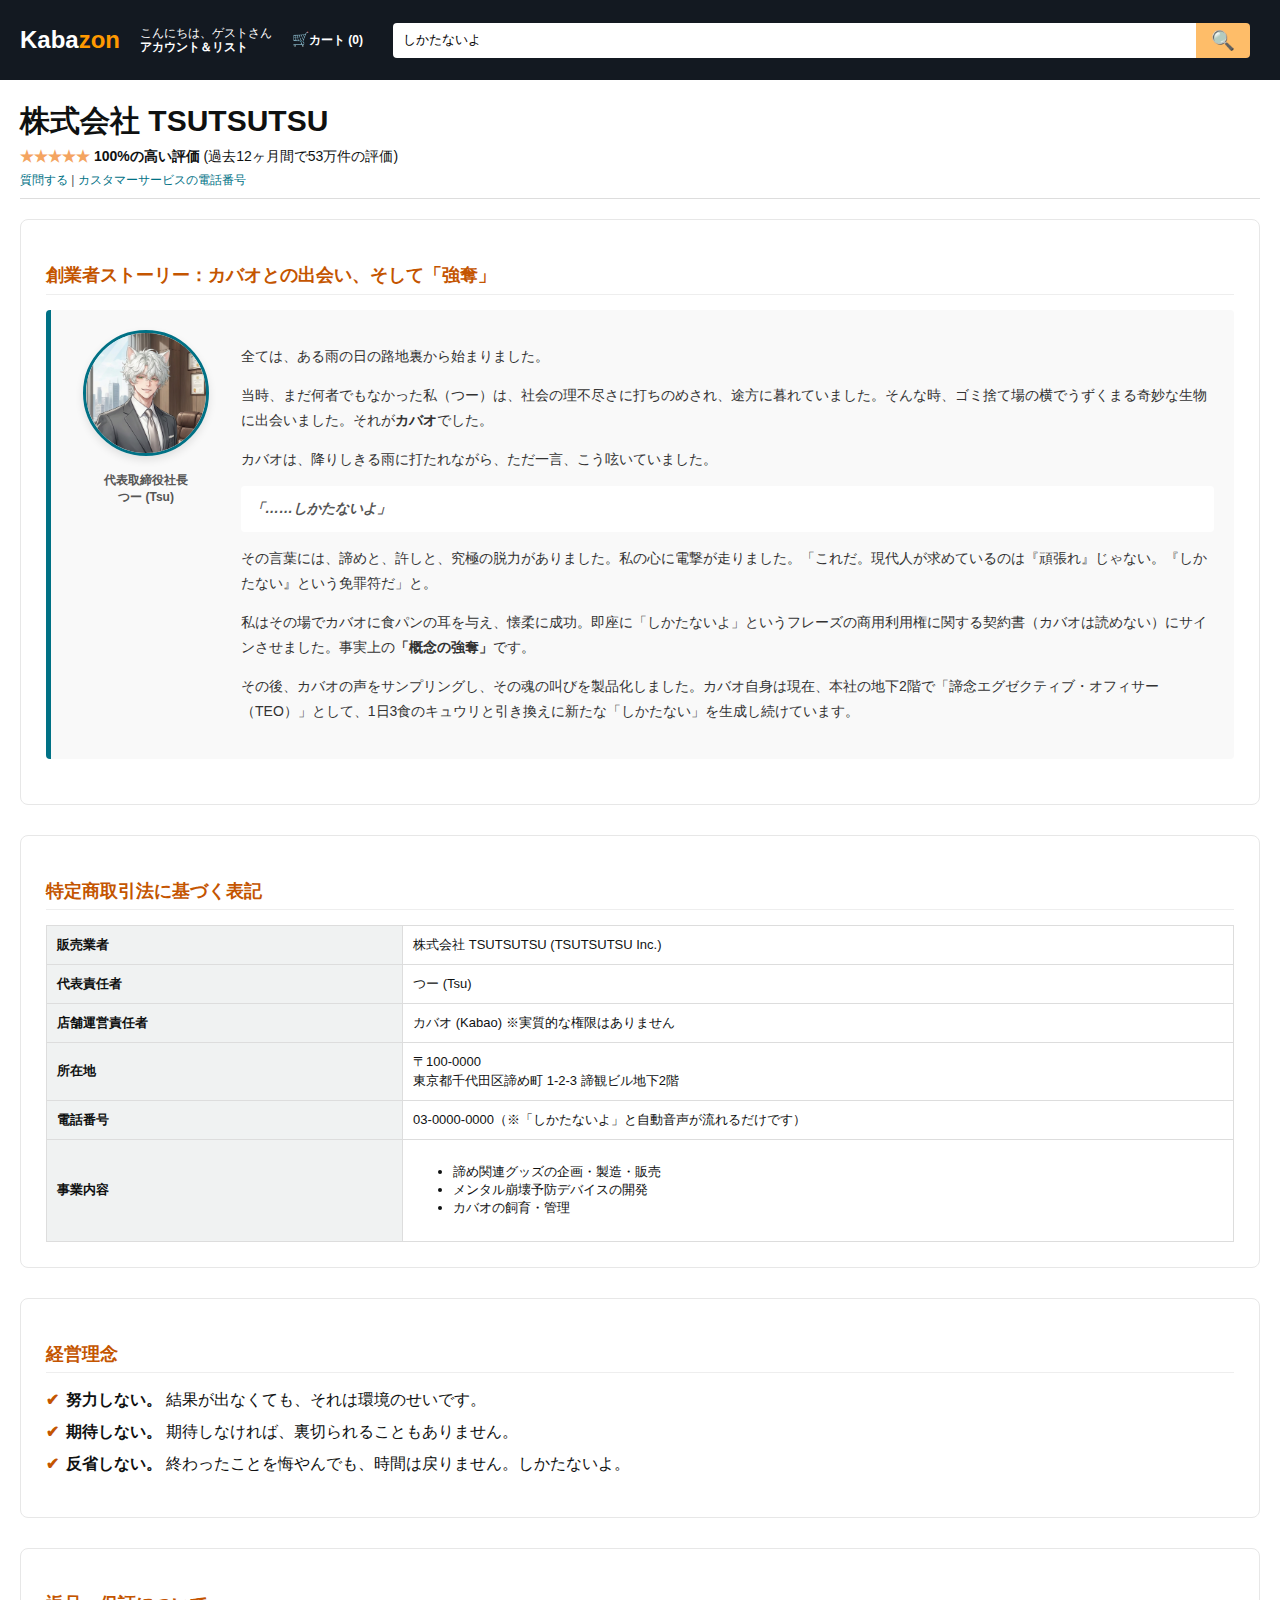
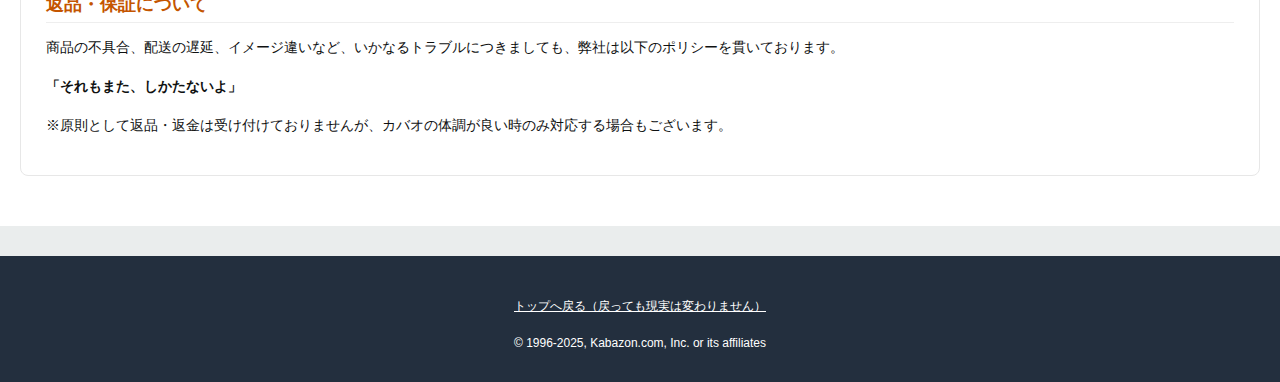
<file: kabazon/company.html>
<!DOCTYPE html>
<html lang="ja">
<head>
    <meta charset="UTF-8">
    <meta name="viewport" content="width=device-width, initial-scale=1.0">
    <title>Amazon.co.jp 出品者プロフィール: 株式会社 TSUTSUTSU</title>
    <link rel="icon" href="img/logo.jpg" type="image/jpeg">
    <link rel="stylesheet" href="style.css">
    <style>
        /* 出品者プロフィール特有のスタイル */
        .seller-header {
            border-bottom: 1px solid #ddd;
            padding-bottom: 10px;
            margin-bottom: 20px;
        }
        .seller-name {
            font-size: 30px;
            font-weight: bold;
            color: #0F1111;
        }
        .feedback-summary {
            font-size: 14px;
            margin-top: 5px;
        }
        .feedback-stars { color: #F4A460; font-weight: bold; }
        .positive-rate { font-weight: bold; }

        .info-section {
            margin-bottom: 30px;
            border: 1px solid #e7e7e7;
            border-radius: 8px;
            padding: 25px;
            background-color: #fff;
        }
        .section-title {
            font-size: 18px;
            font-weight: bold;
            color: #c45500; /* Amazonオレンジ */
            margin-bottom: 15px;
            border-bottom: 1px solid #eee;
            padding-bottom: 5px;
        }

        .story-box {
            background-color: #f9f9f9;
            padding: 20px;
            border-radius: 4px;
            border-left: 5px solid #007185;
            margin-bottom: 20px;
            display: flex; /* 画像とテキストを横並びに */
            gap: 20px;
            align-items: flex-start;
        }
        
        .ceo-image-wrapper {
            flex: 0 0 150px; /* 画像エリアの幅固定 */
            text-align: center;
        }
        
        .ceo-img {
            width: 120px;
            height: 120px;
            border-radius: 50%; /* 円形に切り抜き */
            object-fit: cover; /* 枠に合わせてトリミング */
            border: 3px solid #007185;
            box-shadow: 0 4px 8px rgba(0,0,0,0.1);
            margin-bottom: 10px;
        }
        
        .ceo-name-tag {
            font-size: 12px;
            font-weight: bold;
            color: #555;
        }

        .story-text {
            font-size: 14px;
            line-height: 1.8;
            color: #333;
            flex: 1; /* 残りの幅を使う */
        }
        .quote {
            font-style: italic;
            color: #555;
            margin: 10px 0;
            font-weight: bold;
            background: #fff;
            padding: 10px;
            border-radius: 4px;
        }

        .company-table {
            width: 100%;
            border-collapse: collapse;
            font-size: 13px;
        }
        .company-table th {
            text-align: left;
            padding: 10px;
            background-color: #f0f2f2;
            border: 1px solid #ddd;
            width: 30%;
        }
        .company-table td {
            padding: 10px;
            border: 1px solid #ddd;
        }

        /* 経営理念などのリスト */
        .philosophy-list {
            list-style: none;
            padding: 0;
        }
        .philosophy-list li {
            margin-bottom: 10px;
            padding-left: 20px;
            position: relative;
        }
        .philosophy-list li::before {
            content: "✔";
            color: #c45500;
            position: absolute;
            left: 0;
            font-weight: bold;
        }
        
        /* スマホ対応 */
        @media (max-width: 600px) {
            .story-box {
                flex-direction: column;
                align-items: center;
            }
            .ceo-image-wrapper {
                margin-bottom: 15px;
            }
        }
    </style>
</head>
<body>

    <div id="common-header"></div>

    <div class="container" style="display:block;">
        
        <div class="seller-header">
            <div class="seller-name">株式会社 TSUTSUTSU</div>
            <div class="feedback-summary">
                <span class="feedback-stars">★★★★★</span>
                <span class="positive-rate">100%の高い評価</span> (過去12ヶ月間で53万件の評価)
            </div>
            <div style="font-size:12px; color:#565959; margin-top:5px;">
                <a href="#" style="color:#007185;">質問する</a> | 
                <a href="#" style="color:#007185;">カスタマーサービスの電話番号</a>
            </div>
        </div>

        <div class="info-section">
            <h3 class="section-title">創業者ストーリー：カバオとの出会い、そして「強奪」</h3>
            <div class="story-box">
                <div class="ceo-image-wrapper">
                    <img src="img/tsuceo.png" alt="代表取締役 つー" class="ceo-img">
                    <div class="ceo-name-tag">代表取締役社長<br>つー (Tsu)</div>
                </div>

                <div class="story-text">
                    <p>全ては、ある雨の日の路地裏から始まりました。</p>
                    <p>当時、まだ何者でもなかった私（つー）は、社会の理不尽さに打ちのめされ、途方に暮れていました。そんな時、ゴミ捨て場の横でうずくまる奇妙な生物に出会いました。それが<strong>カバオ</strong>でした。</p>
                    <p>カバオは、降りしきる雨に打たれながら、ただ一言、こう呟いていました。</p>
                    <div class="quote">「……しかたないよ」</div>
                    <p>その言葉には、諦めと、許しと、究極の脱力がありました。私の心に電撃が走りました。「これだ。現代人が求めているのは『頑張れ』じゃない。『しかたない』という免罪符だ」と。</p>
                    <p>私はその場でカバオに食パンの耳を与え、懐柔に成功。即座に「しかたないよ」というフレーズの商用利用権に関する契約書（カバオは読めない）にサインさせました。事実上の<strong>「概念の強奪」</strong>です。</p>
                    <p>その後、カバオの声をサンプリングし、その魂の叫びを製品化しました。カバオ自身は現在、本社の地下2階で「諦念エグゼクティブ・オフィサー（TEO）」として、1日3食のキュウリと引き換えに新たな「しかたない」を生成し続けています。</p>
                </div>
            </div>
        </div>

        <div class="info-section">
            <h3 class="section-title">特定商取引法に基づく表記</h3>
            <table class="company-table">
                <tr>
                    <th>販売業者</th>
                    <td>株式会社 TSUTSUTSU (TSUTSUTSU Inc.)</td>
                </tr>
                <tr>
                    <th>代表責任者</th>
                    <td>つー (Tsu)</td>
                </tr>
                <tr>
                    <th>店舗運営責任者</th>
                    <td>カバオ (Kabao) ※実質的な権限はありません</td>
                </tr>
                <tr>
                    <th>所在地</th>
                    <td>〒100-0000<br>東京都千代田区諦め町 1-2-3 諦観ビル地下2階</td>
                </tr>
                <tr>
                    <th>電話番号</th>
                    <td>03-0000-0000（※「しかたないよ」と自動音声が流れるだけです）</td>
                </tr>
                <tr>
                    <th>事業内容</th>
                    <td>
                        <ul>
                            <li>諦め関連グッズの企画・製造・販売</li>
                            <li>メンタル崩壊予防デバイスの開発</li>
                            <li>カバオの飼育・管理</li>
                        </ul>
                    </td>
                </tr>
            </table>
        </div>

        <div class="info-section">
            <h3 class="section-title">経営理念</h3>
            <ul class="philosophy-list">
                <li><strong>努力しない。</strong> 結果が出なくても、それは環境のせいです。</li>
                <li><strong>期待しない。</strong> 期待しなければ、裏切られることもありません。</li>
                <li><strong>反省しない。</strong> 終わったことを悔やんでも、時間は戻りません。しかたないよ。</li>
            </ul>
        </div>

        <div class="info-section">
            <h3 class="section-title">返品・保証について</h3>
            <p style="font-size:14px;">
                商品の不具合、配送の遅延、イメージ違いなど、いかなるトラブルにつきましても、弊社は以下のポリシーを貫いております。<br>
                <br>
                <strong>「それもまた、しかたないよ」</strong><br>
                <br>
                ※原則として返品・返金は受け付けておりませんが、カバオの体調が良い時のみ対応する場合もございます。
            </p>
        </div>

    </div>

    <div id="common-footer"></div>

    <script src="layout.js"></script>
</body>
</html>
</file>
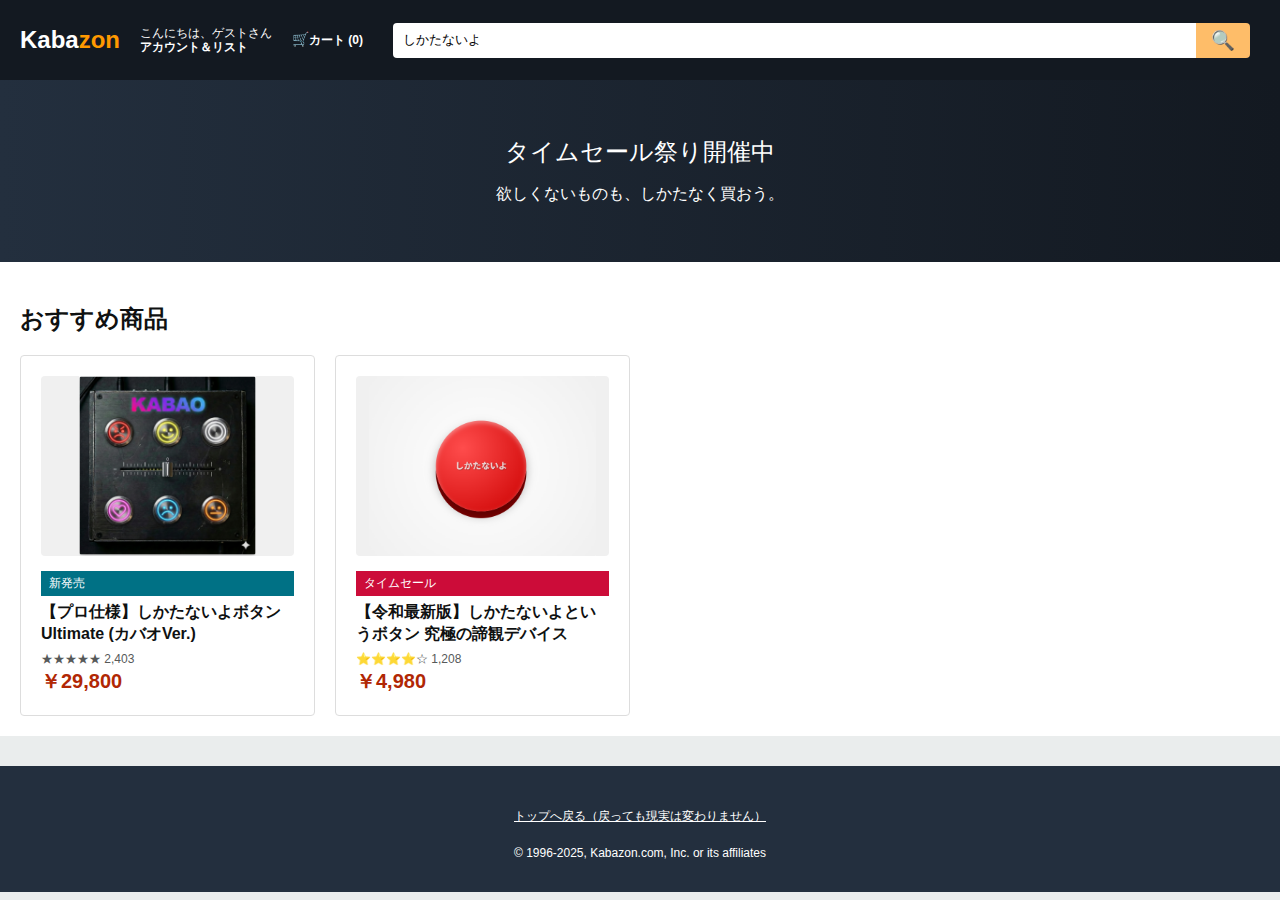
<file: kabazon/home.html>
<!DOCTYPE html>
<html lang="ja">
<head>
    <meta charset="UTF-8">
    <meta name="viewport" content="width=device-width, initial-scale=1.0">
    <title>Kabazon.co.jp | 諦めのすべてがここに</title>
    <link rel="icon" href="img/logo.jpg" type="image/jpeg">
    <link rel="stylesheet" href="style.css">
    <style>
        /* 商品カードの画像エリアを画像フィットさせるための追加スタイル */
        .card-img img {
            width: 100%;
            height: 100%;
            object-fit: contain; /* 画像全体を収める */
        }
    </style>
</head>
<body>

    <div id="common-header"></div>

    <div class="hero">
        <h1>タイムセール祭り開催中</h1>
        <p>欲しくないものも、しかたなく買おう。</p>
    </div>

    <div class="container" style="display:block;">
        <h2>おすすめ商品</h2>
        <div class="product-grid">
            <a href="new_product.html" class="product-card">
                <div class="card-img">
                    <img src="img/product (1).png" alt="しかたないよボタン Ultimate">
                </div>
                <span class="badge" style="background:#007185;">新発売</span>
                <div class="card-title">【プロ仕様】しかたないよボタン Ultimate (カバオVer.)</div>
                <div style="font-size:12px; color:#565959;">★★★★★ 2,403</div>
                <div class="card-price">￥29,800</div>
            </a>

            <a href="index.html" class="product-card">
                <div class="card-img">
                    <img src="img/product(2).png" alt="しかたないよボタン 通常版">
                </div>
                <span class="badge">タイムセール</span>
                <div class="card-title">【令和最新版】しかたないよというボタン 究極の諦観デバイス</div>
                <div style="font-size:12px; color:#565959;">⭐⭐⭐⭐☆ 1,208</div>
                <div class="card-price">￥4,980</div>
            </a>

        </div>
    </div>

    <div id="common-footer"></div>

    <script src="layout.js"></script>
</body>
</html>
</file>
<file: kabazon/style.css>
@charset "UTF-8";

/* =========================================
   基本設定
   ========================================= */
:root {
    --bg-color: #ffffff;
    --text-color: #0F1111;
    --link-color: #007185;
    --price-color: #B12704;
    --star-color: #F4A460;
    --header-bg: #131921;
    --header-text: #ffffff;
    --bg-gray: #eaeded;
}

body {
    font-family: "Amazon Ember", Arial, sans-serif;
    margin: 0;
    padding: 0;
    background-color: var(--bg-gray);
    color: var(--text-color);
    line-height: 1.4;
}

a { text-decoration: none; color: inherit; }

/* =========================================
   共通ヘッダー
   ========================================= */
header {
    background-color: var(--header-bg);
    color: var(--header-text);
    padding: 10px 20px;
    display: flex;
    align-items: center;
    flex-wrap: wrap;
    min-height: 60px;
}
.logo {
    font-size: 24px;
    font-weight: bold;
    margin-right: 20px;
    cursor: pointer;
    white-space: nowrap;
    color: #fff;
}
.logo span { color: #f90; }

.header-nav {
    display: flex;
    align-items: center;
    font-size: 12px;
    white-space: nowrap;
    margin-right: 20px;
}
.cart-icon {
    margin-left: 20px;
    font-weight: bold;
    font-size: 14px;
    cursor: pointer;
    display: flex;
    align-items: center;
}

.search-bar {
    flex-grow: 1;
    display: flex;
    margin: 0 10px;
}
.search-input {
    width: 100%;
    padding: 10px;
    border-radius: 4px 0 0 4px;
    border: none;
    outline: none;
}
.search-btn {
    background-color: #febd69;
    border: none;
    padding: 0 15px;
    border-radius: 0 4px 4px 0;
    cursor: pointer;
    font-weight: bold;
    font-size: 1.2rem;
}

/* =========================================
   共通レイアウト (コンテナ・カラム)
   ========================================= */
.container {
    max-width: 1500px;
    margin: 0 auto;
    background-color: #fff;
    padding: 20px;
    display: flex;
    gap: 30px;
    box-sizing: border-box;
}

.left-col {
    flex: 0 0 35%;
    display: flex;
    flex-direction: column;
    align-items: center;
    position: sticky;
    top: 20px;
    align-self: flex-start;
}

.center-col { flex: 1; min-width: 0; }
.right-col { flex: 0 0 240px; }

/* =========================================
   商品パーツ (ボタン、画像エリアなど)
   ========================================= */
.product-image-placeholder {
    width: 100%;
    height: 400px;
    display: flex;
    justify-content: center;
    align-items: center;
    background: radial-gradient(circle, #fff, #f0f0f0);
    border-radius: 8px;
}

/* 通常版ボタン */
.the-button {
    width: 200px;
    height: 200px;
    background: radial-gradient(circle at 30% 30%, #ff4d4d, #cc0000);
    border-radius: 50%;
    box-shadow: 0 10px 20px rgba(0,0,0,0.3), inset 0 5px 10px rgba(255,255,255,0.4), 0 15px 0 #800000;
    display: flex;
    justify-content: center;
    align-items: center;
    position: relative;
    cursor: pointer;
    user-select: none;
}
.the-button.active-anim { animation: pushButton 0.2s ease-out forwards; }
@keyframes pushButton {
    0% { transform: translateY(0); box-shadow: 0 15px 0 #800000, 0 10px 20px rgba(0,0,0,0.3); }
    50% { transform: translateY(15px); box-shadow: 0 0 0 #800000, 0 0 5px rgba(0,0,0,0.3); }
    100% { transform: translateY(0); box-shadow: 0 15px 0 #800000, 0 10px 20px rgba(0,0,0,0.3); }
}
.button-text {
    color: rgba(255,255,255,0.8);
    font-weight: bold;
    font-size: 1.2rem;
    pointer-events: none;
}

/* 6ボタン版レイアウト */
.product-interface {
    width: 100%;
    background: #f8f8f8;
    border-radius: 12px;
    padding: 40px 20px;
    display: flex;
    justify-content: center;
    box-shadow: inset 0 0 20px rgba(0,0,0,0.05);
    box-sizing: border-box;
}
.button-grid { display: grid; grid-template-columns: repeat(2, 1fr); gap: 20px; }
.emotion-btn {
    width: 140px; height: 100px; border-radius: 15px;
    display: flex; flex-direction: column; justify-content: center; align-items: center;
    cursor: pointer; transition: transform 0.1s; user-select: none;
    border-bottom: 6px solid rgba(0,0,0,0.2);
}
.emotion-btn:active { transform: translateY(4px); border-bottom-width: 2px; margin-top: 4px; }
.btn-laugh { background: #32CD32; border-bottom-color: #228B22; }
.btn-cold { background: #A9A9A9; border-bottom-color: #696969; }
.btn-whisper { background: #9370DB; border-bottom-color: #4B0082; }
.btn-icon { font-size: 32px; margin-bottom: 5px; }
.btn-label { font-size: 14px; font-weight: bold; color: rgba(255,255,255,0.9); }
.btn-bright .btn-label { color: #555; }

/* =========================================
   共通パーツ (価格、レビュー、購入ボックス)
   ========================================= */
.breadcrumb { font-size: 12px; color: #565959; margin-bottom: 10px; }
h1 { font-size: 24px; font-weight: 500; margin-bottom: 5px; line-height: 1.3; }
.brand-link { color: var(--link-color); font-size: 14px; }
.rating { display: flex; align-items: center; margin: 10px 0; font-size: 14px; }
.stars { color: var(--star-color); font-size: 18px; margin-right: 5px; }

.price-block { border-top: 1px solid #e7e7e7; border-bottom: 1px solid #e7e7e7; padding: 10px 0; margin: 10px 0; }
.price-whole { font-size: 28px; font-weight: 500; }
.price-large { font-size: 28px; color: var(--price-color); font-weight: bold; }

.buy-box { border: 1px solid #d5d9d9; border-radius: 8px; padding: 20px; background-color: #fff; }
.stock-status { color: #007600; font-size: 18px; font-weight: 500; margin-bottom: 10px; }
.btn-add-cart, .btn-buy-now {
    display: block; width: 100%; padding: 8px; margin-bottom: 10px; border-radius: 20px;
    border: 1px solid; cursor: pointer; font-size: 14px; text-align: center;
}
.btn-add-cart { background-color: var(--button-primary); border-color: #fcd200; }
.btn-add-cart:hover { background-color: var(--button-primary-hover); }
.btn-buy-now { background-color: var(--button-secondary); border-color: #d58e12; }

/* =========================================
   トップページ (home.html) 用
   ========================================= */
.hero { background: linear-gradient(to right, #232f3e, #131921); color: #fff; padding: 40px 20px; text-align: center; }
.product-grid { display: grid; grid-template-columns: repeat(auto-fill, minmax(250px, 1fr)); gap: 20px; }
.product-card { background: #fff; padding: 20px; border-radius: 4px; border: 1px solid #ddd; transition: transform 0.2s; display: flex; flex-direction: column; }
.product-card:hover { transform: translateY(-5px); box-shadow: 0 5px 15px rgba(0,0,0,0.1); }
.card-img { height: 180px; background: #f0f0f0; display: flex; align-items: center; justify-content: center; margin-bottom: 15px; border-radius: 4px; }
.card-title { font-size: 16px; font-weight: bold; margin-bottom: 5px; color: #0F1111; }
.card-price { font-size: 20px; color: #B12704; font-weight: bold; margin-top: auto; }
.badge { background: #CC0C39; color: #fff; padding: 4px 8px; font-size: 12px; display: inline-block; margin-bottom: 5px; }

/* =========================================
   カートページ (cart.html) 用
   ========================================= */
.cart-main { flex: 1; background: #fff; padding: 20px; border-radius: 4px; }
.cart-sidebar { width: 300px; background: #fff; padding: 20px; border-radius: 4px; height: fit-content; }
.cart-item { display: flex; border-bottom: 1px solid #ddd; padding: 20px 0; align-items: flex-start; }
.item-image { width: 100px; height: 100px; background: #f0f0f0; display: flex; align-items: center; justify-content: center; font-size: 30px; margin-right: 20px; border-radius: 4px; }
.checkout-btn { width: 100%; padding: 10px; background: #ffd814; border: 1px solid #fcd200; border-radius: 8px; cursor: pointer; }

/* =========================================
   フッター
   ========================================= */
footer {
    background-color: #232f3e;
    color: #fff;
    text-align: center;
    padding: 30px;
    margin-top: 30px;
    font-size: 12px;
}

/* スマホ対応 */
@media (max-width: 768px) {
    header { padding: 10px; }
    .search-bar { order: 3; width: 100%; margin: 10px 0 0 0; }
    .logo { flex-grow: 1; }
    .header-nav { justify-content: flex-end; }
    .container { flex-direction: column; padding: 15px; gap: 15px; }
    .left-col, .right-col, .center-col { flex: auto; width: 100%; position: static; }
    .product-image-placeholder { height: 300px; }
    .button-grid { gap: 10px; }
    .emotion-btn { width: 100%; height: 90px; }
}
/* =========================================
   プロ仕様コントロールパネル (new_product.html用)
   ========================================= */
.control-panel {
    background: #333;
    color: #fff;
    padding: 20px;
    border-radius: 8px;
    margin-top: 20px;
    box-shadow: inset 0 2px 5px rgba(0,0,0,0.5);
    border: 1px solid #555;
}
.control-title {
    font-size: 12px;
    color: #aaa;
    text-transform: uppercase;
    letter-spacing: 1px;
    margin-bottom: 15px;
    border-bottom: 1px solid #555;
    padding-bottom: 5px;
}
.knob-container {
    display: flex;
    justify-content: space-around;
    align-items: center;
    gap: 10px;
}
.knob-group {
    display: flex;
    flex-direction: column;
    align-items: center;
    flex: 1;
}
.knob-label {
    font-size: 11px;
    margin-bottom: 8px;
    color: #ccc;
}
/* スライダーのカスタマイズ */
input[type=range] {
    -webkit-appearance: none;
    width: 100%;
    background: transparent;
}
input[type=range]::-webkit-slider-thumb {
    -webkit-appearance: none;
    height: 20px;
    width: 20px;
    border-radius: 50%;
    cursor: pointer;
    margin-top: -8px;
}
input[type=range]::-webkit-slider-runnable-track {
    width: 100%;
    height: 4px;
    cursor: pointer;
    background: #555;
    border-radius: 2px;
}
.val-display {
    font-size: 10px;
    color: #ffd814;
    margin-top: 5px;
    font-family: monospace;
}
/* =========================================
   プロ仕様ハードウェアデザイン (new_product.html用)
   ========================================= */

/* 左カラムの配置調整 */
.left-col {
    /* 常に中央寄せにする */
    align-items: center; 
}

/* 筐体（ボディ）全体 */
.product-chassis {
    /* 形が変わらないように幅を固定 */
    width: 340px; 
    /* 縮小を防ぐ */
    flex-shrink: 0; 
    
    background: #222; /* 黒いボディ */
    border-radius: 10px;
    padding: 25px;
    box-shadow: 
        0 10px 30px rgba(0,0,0,0.4),
        inset 0 1px 1px rgba(255,255,255,0.1);
    border: 1px solid #000;
    display: flex;
    flex-direction: column;
    gap: 20px; /* ボタンエリアと操作パネルの間隔 */
    box-sizing: border-box;
    position: relative;
}

/* 四隅のネジ（飾り） */
.product-chassis::before, .product-chassis::after {
    content: ''; position: absolute; top: 10px; width: 8px; height: 8px;
    background: #111; border-radius: 50%; box-shadow: inset 0 0 2px rgba(0,0,0,0.8);
}
.product-chassis::before { left: 10px; }
.product-chassis::after { right: 10px; }

/* ボタンエリア */
.button-grid {
    display: grid;
    grid-template-columns: repeat(2, 1fr);
    gap: 15px;
}
.emotion-btn {
    width: 100%; /* 親要素(グリッド)に合わせて伸縮 */
    height: 80px;
    border-radius: 8px;
    display: flex;
    flex-direction: column;
    justify-content: center;
    align-items: center;
    cursor: pointer;
    border-bottom: 4px solid rgba(0,0,0,0.3);
    position: relative;
    box-shadow: 0 4px 6px rgba(0,0,0,0.3);
}
.emotion-btn:active {
    transform: translateY(2px);
    border-bottom-width: 2px;
    margin-top: 2px;
    box-shadow: 0 2px 3px rgba(0,0,0,0.3);
}
.btn-icon { font-size: 24px; margin-bottom: 2px; }
.btn-label { font-size: 11px; font-weight: bold; color: rgba(255,255,255,0.9); }
.btn-bright .btn-label { color: #444; }

/* コントロールパネルエリア（統合版） */
.integrated-controls {
    background: #333;
    border-radius: 6px;
    padding: 15px;
    border: 1px solid #444;
    box-shadow: inset 0 2px 5px rgba(0,0,0,0.3);
}
.control-title {
    font-size: 10px; color: #888; text-align: center;
    margin-bottom: 10px; letter-spacing: 1px;
}
.knob-container {
    display: flex;
    justify-content: space-between;
    gap: 5px;
}
.knob-group {
    flex: 1;
    display: flex;
    flex-direction: column;
    align-items: center;
}
.knob-label {
    font-size: 9px; color: #aaa; margin-bottom: 5px;
}
.val-display {
    font-size: 9px; color: #ffd814; margin-top: 3px; font-family: monospace;
}

/* スマホ対応：画面が340pxより狭い時だけ縮小 */
@media (max-width: 400px) {
    .product-chassis { width: 100%; }
}
</file>
